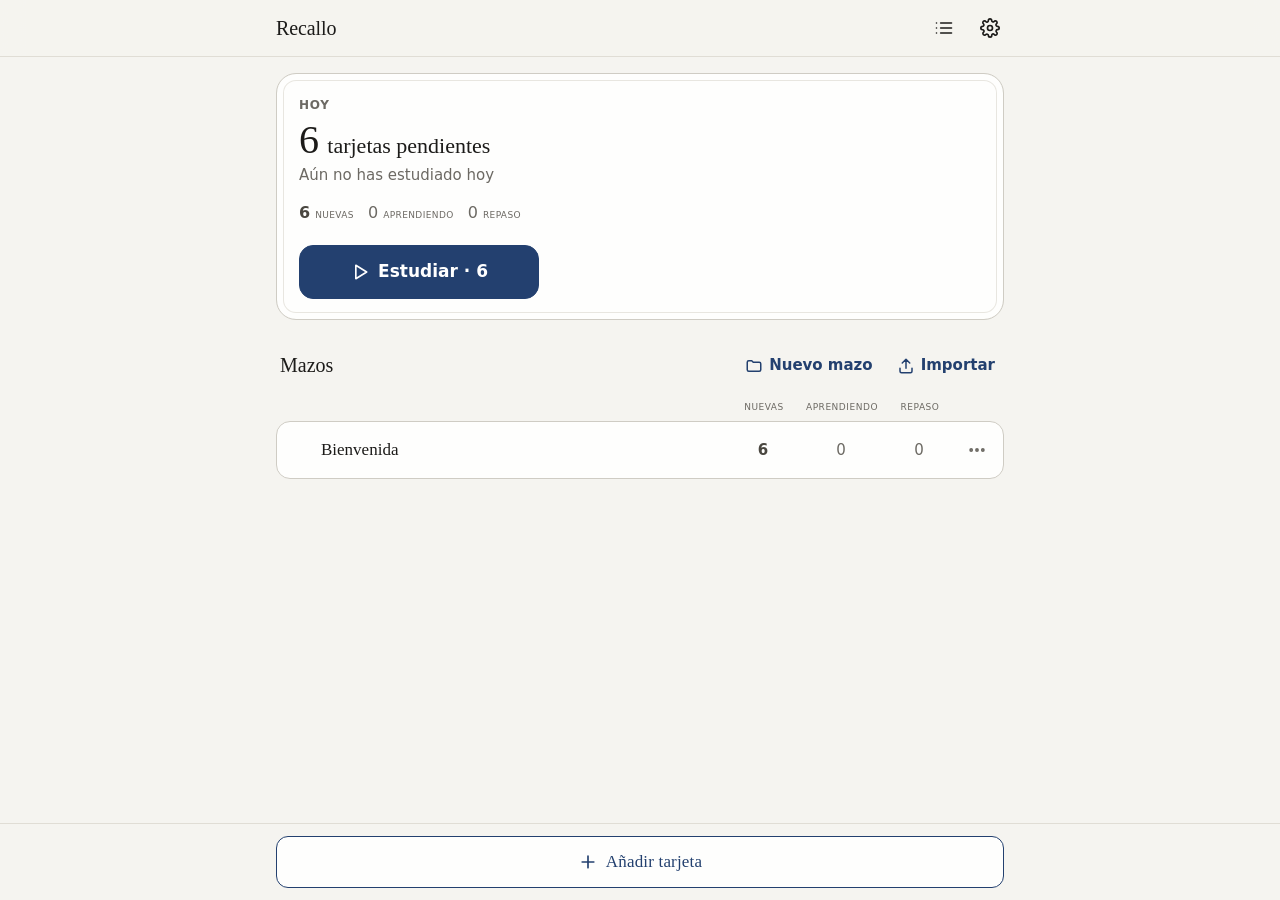
<file: index.html>
<!doctype html>
<html lang="es">
<head>
  <meta charset="utf-8">
  <meta name="viewport" content="width=device-width, initial-scale=1, viewport-fit=cover">
  <meta name="theme-color" content="#23406f">
  <meta name="description" content="Tarjetas de estudio con repaso espaciado, compatibles con Anki.">
  <meta name="apple-mobile-web-app-capable" content="yes">
  <meta name="apple-mobile-web-app-status-bar-style" content="default">
  <title>Recallo</title>
  <link rel="icon" href="icons/icon.svg" type="image/svg+xml">
  <link rel="stylesheet" href="css/app.css">
  <link rel="stylesheet" href="css/harden.css">
  <link rel="stylesheet" href="css/adapt.css">
  <link rel="stylesheet" href="css/a11y.css">
  <link rel="stylesheet" href="css/delight.css">
  <link rel="stylesheet" href="css/onboard.css">
  <link rel="stylesheet" href="css/polish.css">
  <link rel="stylesheet" href="css/home.css">
  <link rel="stylesheet" href="css/editor.css">
  <link rel="stylesheet" href="css/browse.css">
  <link rel="stylesheet" href="css/settings.css">
</head>
<body>
  <header class="topbar">
    <div class="topbar-inner">
      <button class="icon-btn" id="hdr-back" aria-label="Volver" hidden></button>
      <h1 id="hdr-title">Recallo</h1>
      <div class="topbar-actions" id="hdr-actions"></div>
    </div>
  </header>

  <main id="view" tabindex="-1"></main>

  <div id="toast" role="status" aria-live="polite"></div>
  <div id="busy" hidden><div class="busy-box" tabindex="-1" role="status" aria-live="polite"><div class="spinner" aria-hidden="true"></div><p id="busy-msg">Cargando…</p></div></div>
  <dialog id="modal"></dialog>

  <script src="js/config.js"></script>
  <script src="js/core/util.js"></script>
  <script src="js/core/db.js"></script>
  <script src="js/core/scheduler.js"></script>
  <script src="js/core/cards.js"></script>
  <script src="js/core/store.js"></script>
  <script src="js/core/anki.js"></script>
  <script src="js/ui/ui.js"></script>
  <script src="js/ui/home.js"></script>
  <script src="js/ui/study.js"></script>
  <script src="js/ui/editor.js"></script>
  <script src="js/ui/browse.js"></script>
  <script src="js/ui/settings.js"></script>
  <script src="js/app.js"></script>
</body>
</html>
</file>
<file: css/app.css>
/* ============ Tokens ============ */
:root {
  --bg: #f5f4f0;
  --surface: #ffffff;
  --surface-2: #eeece6;
  --text: #1c1b19;
  --muted: #6c6963;
  --border: #e0ddd5;
  --accent: #23406f;
  --accent-hover: #1a3157;
  --accent-ink: #ffffff;
  --accent-soft: #e5eaf2;
  --new: #4a4740;
  --learn: #9a4a1f;
  --due: #2f5d46;
  --again: #8a2f2a;
  --hard: #7d5f17;
  --good: #2f5d46;
  --easy: #4a5a6a;
  --danger: #8a2f2a;
  --danger-ink: #ffffff;
  --paper: color-mix(in srgb, var(--surface) 97%, #e9dcc0);
  --hairline: color-mix(in srgb, var(--border) 85%, var(--muted));
  --radius: 14px;
  --radius-lg: 20px;
  --shadow: 0 1px 2px rgba(28, 27, 25, .05), 0 6px 20px rgba(28, 27, 25, .06);
  --font: system-ui, -apple-system, "Segoe UI", Roboto, "Helvetica Neue", sans-serif;
  --card-font: Georgia, "Iowan Old Style", "Palatino Linotype", serif;
  --bar-h: 76px;
  color-scheme: light;
}

@media (prefers-color-scheme: dark) {
  :root:not([data-theme="light"]) {
    --bg: #141413;
    --surface: #1e1e1c;
    --surface-2: #2a2a27;
    --text: #ecebe6;
    --muted: #9b988f;
    --border: #34332f;
    --accent: #8eaedf;
    --accent-hover: #a8c1ea;
    --accent-ink: #0f1a2e;
    --accent-soft: #1f2a3d;
    --new: #c2bdb2;
    --learn: #dc9a6e;
    --due: #8fbf9f;
    --again: #d98b80;
    --hard: #cfae6a;
    --good: #8fbf9f;
    --easy: #a3b1c0;
    --danger: #e08f84;
    --danger-ink: #1f0d0c;
    --shadow: 0 1px 2px rgba(0, 0, 0, .3), 0 6px 20px rgba(0, 0, 0, .25);
    color-scheme: dark;
  }
}
:root[data-theme="dark"] {
  --bg: #141413;
  --surface: #1e1e1c;
  --surface-2: #2a2a27;
  --text: #ecebe6;
  --muted: #9b988f;
  --border: #34332f;
  --accent: #8eaedf;
  --accent-hover: #a8c1ea;
  --accent-ink: #0f1a2e;
  --accent-soft: #1f2a3d;
  --new: #c2bdb2;
  --learn: #dc9a6e;
  --due: #8fbf9f;
  --again: #d98b80;
  --hard: #cfae6a;
  --good: #8fbf9f;
  --easy: #a3b1c0;
  --danger: #e08f84;
  --danger-ink: #1f0d0c;
  --shadow: 0 1px 2px rgba(0, 0, 0, .3), 0 6px 20px rgba(0, 0, 0, .25);
  color-scheme: dark;
}

/* ============ Base ============ */
*, *::before, *::after { box-sizing: border-box; }
html { -webkit-text-size-adjust: 100%; }
body {
  margin: 0;
  background: var(--bg);
  color: var(--text);
  font: 16px/1.5 var(--font);
  min-height: 100dvh;
  -webkit-tap-highlight-color: transparent;
}
a { color: var(--accent); text-decoration: none; }
h1, h2, h3 { margin: 0; line-height: 1.25; }
p { margin: 0; }
svg { width: 20px; height: 20px; fill: none; stroke: currentColor; stroke-width: 2; stroke-linecap: round; stroke-linejoin: round; flex: none; }
:focus-visible { outline: 2px solid var(--accent); outline-offset: 2px; }
[hidden] { display: none !important; }
.muted { color: var(--muted); }
.small { font-size: .875rem; }
.eyebrow { font-size: .75rem; font-weight: 600; letter-spacing: .06em; text-transform: uppercase; color: var(--muted); }

main {
  max-width: 760px;
  margin: 0 auto;
  padding: 16px 16px calc(var(--bar-h) + 32px + env(safe-area-inset-bottom));
}
main:focus { outline: none; }

/* ============ Cabecera ============ */
.topbar {
  position: sticky; top: 0; z-index: 20;
  background: color-mix(in srgb, var(--bg) 88%, transparent);
  backdrop-filter: saturate(1.4) blur(12px);
  -webkit-backdrop-filter: saturate(1.4) blur(12px);
  border-bottom: 1px solid var(--border);
  padding-top: env(safe-area-inset-top);
}
.topbar-inner {
  max-width: 760px; margin: 0 auto; height: 56px;
  display: flex; align-items: center; gap: 4px; padding: 0 8px 0 16px;
}
.topbar-inner:has(#hdr-back:not([hidden])) { padding-left: 4px; }
#hdr-title { flex: 1; min-width: 0; font-family: var(--card-font); font-size: 1.25rem; font-weight: 500; letter-spacing: -.005em; white-space: nowrap; overflow: hidden; text-overflow: ellipsis; }
.topbar-actions { display: flex; gap: 2px; }

.icon-btn {
  width: 44px; height: 44px; border-radius: 12px;
  display: inline-grid; place-items: center;
  background: none; border: 0; color: var(--text); cursor: pointer;
}
.icon-btn:hover { background: var(--surface-2); }
.icon-btn:disabled { opacity: .35; cursor: default; background: none; }

/* ============ Botones ============ */
.btn {
  display: inline-flex; align-items: center; justify-content: center; gap: 8px;
  min-height: 44px; padding: 0 16px; border-radius: 12px;
  border: 1px solid var(--border); background: var(--surface); color: var(--text);
  font: inherit; font-weight: 600; font-size: .9375rem; cursor: pointer;
  transition: background .15s, border-color .15s, transform .1s;
}
.btn:hover { background: var(--surface-2); }
.btn:active { transform: scale(.98); }
.btn-primary { background: var(--accent); border-color: var(--accent); color: var(--accent-ink); }
.btn-primary:hover { background: var(--accent-hover); border-color: var(--accent-hover); }
.btn-danger { background: var(--danger); border-color: var(--danger); color: var(--danger-ink); }
.btn-danger:hover { background: var(--danger); filter: brightness(.95); }
.btn-danger-ghost { color: var(--danger); }
.btn-lg { min-height: 54px; font-size: 1.0625rem; border-radius: 14px; }
.btn-block { width: 100%; }
.btn-col { display: grid; gap: 8px; margin: 12px 0; }
.btn-col .btn { justify-content: flex-start; }

/* ============ Contadores ============ */
.counts { display: inline-flex; gap: 10px; font-variant-numeric: tabular-nums; font-weight: 650; font-size: .9375rem; }
.counts > span { min-width: 1.4em; text-align: right; }
.c-new { color: var(--new); }
.c-learn { color: var(--learn); }
.c-due { color: var(--due); }
.counts .zero { color: var(--muted); opacity: .45; font-weight: 500; }
.counts .active { text-decoration: underline; text-underline-offset: 4px; text-decoration-thickness: 2px; }

/* ============ Inicio ============ */
.summary {
  display: flex; align-items: center; justify-content: space-between; gap: 16px;
  background: var(--surface); border: 1px solid var(--border); border-radius: var(--radius-lg);
  padding: 20px; box-shadow: var(--shadow); margin-bottom: 24px;
}
.summary-main { font-size: 1.375rem; font-weight: 600; margin: 2px 0; }
.summary-main strong { font-size: 1.75rem; }
.summary .counts { font-size: 1.125rem; }

.list-head { display: flex; align-items: baseline; justify-content: space-between; gap: 12px; margin: 8px 4px 10px; flex-wrap: wrap; }
.list-head h2 { font-family: var(--card-font); font-size: 1.25rem; font-weight: 500; }
.legend { display: inline-flex; align-items: center; gap: 6px; font-size: .75rem; color: var(--muted); }
.legend i { width: 8px; height: 8px; border-radius: 50%; background: currentColor; display: inline-block; margin-left: 6px; }

.deck-list { list-style: none; margin: 0 0 24px; padding: 0; background: var(--surface); border: 1px solid var(--border); border-radius: var(--radius); overflow: hidden; }
.deck-row { display: flex; align-items: center; border-top: 1px solid var(--border); }
.deck-row:first-child { border-top: 0; }
.deck-link {
  flex: 1; min-width: 0; display: flex; align-items: center; gap: 12px;
  padding: 14px 8px 14px calc(16px + var(--depth, 0) * 20px); color: var(--text); min-height: 56px;
}
.deck-link:hover { background: var(--surface-2); }
.deck-name { flex: 1; min-width: 0; font-weight: 550; overflow: hidden; text-overflow: ellipsis; white-space: nowrap; }
.deck-row[style*="--depth:1"] .deck-name, .deck-row[style*="--depth:2"] .deck-name, .deck-row[style*="--depth:3"] .deck-name { font-weight: 450; }
.deck-more { margin-right: 4px; color: var(--muted); }

.empty { text-align: center; padding: 48px 16px; color: var(--muted); display: grid; justify-items: center; gap: 8px; }
.empty svg { width: 44px; height: 44px; stroke-width: 1.5; margin-bottom: 4px; }
.empty h2 { color: var(--text); font-size: 1.125rem; }
.empty .btn { margin-top: 12px; }
.empty.small { padding: 24px 16px; }

.bottom-bar {
  position: fixed; left: 0; right: 0; bottom: 0; z-index: 15;
  background: color-mix(in srgb, var(--bg) 90%, transparent);
  backdrop-filter: blur(12px); -webkit-backdrop-filter: blur(12px);
  border-top: 1px solid var(--border);
  padding: 12px 16px calc(12px + env(safe-area-inset-bottom));
}
.bottom-bar-inner { max-width: 728px; margin: 0 auto; display: grid; grid-template-columns: 1fr 1fr 1.2fr; gap: 8px; }
.bottom-bar .btn { padding: 0 10px; white-space: nowrap; }
@media (max-width: 400px) {
  .bottom-bar-inner { grid-template-columns: auto auto 1fr; }
  .bottom-bar .btn { font-size: .875rem; gap: 6px; }
}

/* ============ Mazo ============ */
.deck-hero {
  background: var(--surface); border: 1px solid var(--border); border-radius: var(--radius-lg);
  padding: 24px 20px 20px; box-shadow: var(--shadow); text-align: center; margin-bottom: 16px;
}
.deck-title { font-size: 1.5rem; margin: 4px 0 20px; overflow-wrap: anywhere; }
.stat-row { display: grid; grid-template-columns: repeat(3, 1fr); gap: 8px; margin-bottom: 20px; }
.stat { display: grid; gap: 2px; }
.stat-num { font-size: 2rem; font-weight: 700; font-variant-numeric: tabular-nums; line-height: 1.1; }
.stat-label { font-size: .8125rem; color: var(--muted); }
.done-msg { padding: 14px; border-radius: 12px; background: var(--surface-2); color: var(--muted); }

.action-grid { display: grid; grid-template-columns: 1fr 1fr; gap: 10px; margin-bottom: 24px; }
.tile {
  display: flex; align-items: center; gap: 10px; padding: 16px; min-height: 60px;
  background: var(--surface); border: 1px solid var(--border); border-radius: var(--radius);
  color: var(--text); font-weight: 600;
}
.tile:hover { background: var(--surface-2); }
.tile svg { color: var(--accent); }
.tile small { color: var(--muted); font-weight: 500; margin-left: 4px; }

/* ============ Estudio ============ */
.study { display: flex; flex-direction: column; min-height: calc(100dvh - 56px - var(--bar-h) - 64px); }
.study-top { display: flex; justify-content: center; margin-bottom: 12px; }
.card-stage { flex: 1; display: flex; }
.flashcard {
  flex: 1; display: flex; align-items: center; justify-content: center;
  min-height: 46vh; padding: 32px 24px;
  background: var(--surface); border: 1px solid var(--border); border-radius: 22px; box-shadow: var(--shadow);
  font-family: var(--card-font); font-size: 1.375rem; line-height: 1.5; text-align: center;
  overflow-wrap: anywhere;
}
.flashcard .face { width: 100%; max-width: 620px; animation: fade-up .22s ease-out; }
.flashcard.revealed .face { animation: none; }
.flashcard img { max-width: 100%; height: auto; border-radius: 8px; }
.flashcard audio { width: 100%; max-width: 320px; margin: 8px 0; }
.flashcard hr, .flashcard .answer-sep { border: 0; border-top: 1px dashed var(--border); margin: 22px 0; }
.flashcard .answer-sep ~ * , .flashcard .answer-sep + * { animation: fade-up .22s ease-out; }
.flashcard .extra { font-size: 1.0625rem; color: var(--muted); }
.flashcard ul, .flashcard ol { text-align: left; display: inline-block; margin: 0; }
.flashcard table { margin: 0 auto; border-collapse: collapse; }
.flashcard td, .flashcard th { border: 1px solid var(--border); padding: 4px 8px; }
.cloze { color: var(--accent); }
.flashcard.done { font-family: var(--font); font-size: 1.0625rem; color: var(--muted); }

@keyframes fade-up { from { opacity: 0; transform: translateY(6px); } to { opacity: 1; transform: none; } }
@media (prefers-reduced-motion: reduce) { * { animation: none !important; transition: none !important; } }

.answer-bar {
  position: fixed; left: 0; right: 0; bottom: 0; z-index: 15;
  background: color-mix(in srgb, var(--bg) 92%, transparent);
  backdrop-filter: blur(12px); -webkit-backdrop-filter: blur(12px);
  border-top: 1px solid var(--border);
  padding: 12px 16px calc(12px + env(safe-area-inset-bottom));
}
.answer-bar-inner { max-width: 728px; margin: 0 auto; }
.rate-grid { display: grid; grid-template-columns: repeat(4, 1fr); gap: 8px; }
.rate {
  display: grid; gap: 1px; justify-items: center; padding: 8px 4px; min-height: 54px;
  border-radius: 14px; border: 1px solid transparent; cursor: pointer; font: inherit;
  background: color-mix(in srgb, var(--c) 12%, var(--surface)); color: var(--c);
  transition: background .15s, transform .1s;
}
.rate:hover { background: color-mix(in srgb, var(--c) 20%, var(--surface)); }
.rate:active { transform: scale(.97); }
.rate-1 { --c: var(--again); }
.rate-2 { --c: var(--hard); }
.rate-3 { --c: var(--good); }
.rate-4 { --c: var(--easy); }
.rate-ivl { font-size: .75rem; opacity: .85; font-variant-numeric: tabular-nums; }
.rate-label { font-weight: 650; font-size: .9375rem; color: var(--text); }

/* ============ Editor ============ */
.editor { display: grid; gap: 16px; }
.row2 { display: grid; grid-template-columns: 1fr 1fr; gap: 12px; }
.field { display: grid; gap: 6px; }
.field > span, .field-head > span { font-size: .8125rem; font-weight: 600; color: var(--muted); }
.field-head { display: flex; align-items: flex-end; justify-content: space-between; gap: 8px; }
input, select, .rich {
  width: 100%; font: inherit; color: var(--text);
  background: var(--surface); border: 1px solid var(--border); border-radius: 12px;
  padding: 10px 12px; min-height: 44px;
}
input::placeholder, textarea::placeholder { color: var(--muted); opacity: 1; } /* ≥4,5:1 en claro y oscuro */
select { appearance: none; background-image: linear-gradient(45deg, transparent 50%, var(--muted) 50%), linear-gradient(135deg, var(--muted) 50%, transparent 50%); background-position: calc(100% - 18px) 55%, calc(100% - 13px) 55%; background-size: 5px 5px; background-repeat: no-repeat; padding-right: 32px; }
input:focus, select:focus, .rich:focus { outline: none; border-color: var(--accent); box-shadow: 0 0 0 3px var(--accent-soft); }
.rich { min-height: 96px; line-height: 1.5; overflow-wrap: anywhere; cursor: text; }
.rich img { max-width: 100%; max-height: 260px; border-radius: 6px; vertical-align: middle; }
.toolbar { display: flex; gap: 2px; }
.toolbar button {
  min-width: 36px; height: 32px; padding: 0 8px; border-radius: 8px;
  border: 0; background: none; color: var(--muted); cursor: pointer; font: inherit; font-size: .9375rem;
  display: inline-grid; place-items: center;
}
.toolbar button:hover { background: var(--surface-2); color: var(--text); }
.toolbar svg { width: 18px; height: 18px; }
.toolbar .cloze-btn { color: var(--accent); font-weight: 700; background: var(--accent-soft); }
.hint { font-size: .875rem; color: var(--muted); margin-top: -6px; }
.editor-actions { display: flex; gap: 8px; justify-content: flex-end; flex-wrap: wrap; }
.editor-actions .btn-primary { min-width: 160px; }
.editor-actions .btn-danger-ghost { margin-right: auto; }

/* ============ Explorar ============ */
.search-box { position: sticky; top: calc(56px + env(safe-area-inset-top)); z-index: 5; background: var(--bg); padding: 4px 0 8px; }
.search-box input { min-height: 48px; }
.browse > .muted { margin: 4px 4px 10px; }
.note-list { list-style: none; margin: 0 0 16px; padding: 0; background: var(--surface); border: 1px solid var(--border); border-radius: var(--radius); overflow: hidden; }
.note-list li + li { border-top: 1px solid var(--border); }
.note-row { display: grid; gap: 4px; padding: 12px 16px; color: var(--text); }
.note-row:hover { background: var(--surface-2); }
.note-title { font-weight: 500; overflow-wrap: anywhere; }
.note-meta { display: flex; flex-wrap: wrap; align-items: center; gap: 6px; font-size: .8125rem; color: var(--muted); }
.tag { padding: 1px 8px; border-radius: 999px; font-weight: 600; font-size: .75rem; background: var(--surface-2); }
.tag-new { color: var(--new); background: color-mix(in srgb, var(--new) 12%, transparent); }
.tag-learn { color: var(--learn); background: color-mix(in srgb, var(--learn) 12%, transparent); }
.tag-due { color: var(--due); background: color-mix(in srgb, var(--due) 12%, transparent); }
.tag-muted { color: var(--muted); }

/* ============ Ajustes ============ */
.settings { display: grid; gap: 16px; }
.panel { background: var(--surface); border: 1px solid var(--border); border-radius: var(--radius); padding: 8px 16px 12px; }
.panel h2 { font-size: .8125rem; text-transform: uppercase; letter-spacing: .06em; color: var(--muted); margin: 10px 0 4px; }
.setting { display: flex; align-items: center; justify-content: space-between; gap: 16px; padding: 12px 0; border-top: 1px solid var(--border); }
.panel h2 + .setting { border-top: 0; }
.setting > span { display: grid; font-weight: 500; }
.setting small { color: var(--muted); font-weight: 400; font-size: .8125rem; }
.setting input { width: 120px; flex: none; text-align: right; }
.segmented { display: inline-flex; background: var(--surface-2); padding: 3px; border-radius: 12px; }
.segmented label { position: relative; }
.segmented input { position: absolute; opacity: 0; width: 1px; height: 1px; }
.segmented span { display: block; padding: 6px 12px; border-radius: 9px; font-size: .875rem; font-weight: 600; color: var(--muted); cursor: pointer; }
.segmented input:checked + span { background: var(--surface); color: var(--text); box-shadow: 0 1px 3px rgba(0,0,0,.12); }
.segmented input:focus-visible + span { outline: 2px solid var(--accent); }
.about { text-align: center; }

/* ============ Diálogos ============ */
dialog {
  border: 0; padding: 0; background: transparent; color: var(--text);
  width: min(440px, calc(100vw - 32px)); max-height: calc(100dvh - 32px);
}
dialog::backdrop { background: rgba(10, 10, 8, .45); }
.modal { background: var(--surface); border-radius: var(--radius-lg); padding: 22px 20px 16px; box-shadow: 0 20px 60px rgba(0,0,0,.3); animation: fade-up .18s ease-out; }
.modal h2 { font-size: 1.1875rem; margin-bottom: 12px; }
.modal-body { display: grid; gap: 14px; color: var(--text); }
.modal-body p { color: var(--muted); }
.modal-actions { display: flex; flex-direction: row-reverse; gap: 8px; margin-top: 20px; }
.modal-actions .btn { flex: 1; }
.check { display: flex; gap: 12px; align-items: flex-start; cursor: pointer; }
.check input { width: 20px; height: 20px; min-height: 0; margin: 2px 0 0; accent-color: var(--accent); flex: none; }
.check span { display: grid; font-weight: 500; }
.check small { color: var(--muted); font-weight: 400; }
.file-pill { display: flex; align-items: center; gap: 10px; padding: 10px 12px; border-radius: 12px; background: var(--surface-2); color: var(--text) !important; }
.file-pill span { flex: 1; min-width: 0; overflow: hidden; text-overflow: ellipsis; white-space: nowrap; font-weight: 600; }
.file-pill small { color: var(--muted); }
.summary-list { margin: 0; padding-left: 20px; display: grid; gap: 4px; }
.sheet h2 { font-size: 1rem; color: var(--muted); font-weight: 600; overflow-wrap: anywhere; }
.sheet-list { display: grid; }
.sheet-item {
  display: flex; align-items: center; gap: 14px; padding: 0 8px; min-height: 50px; border-radius: 10px;
  border: 0; background: none; color: var(--text); font: inherit; font-weight: 500; text-align: left; cursor: pointer;
}
.sheet-item:hover { background: var(--surface-2); }
.sheet-item svg { color: var(--muted); }
.sheet-item.danger, .sheet-item.danger svg { color: var(--danger); }

@media (max-width: 560px) {
  dialog:has(.sheet) { margin: auto 0 0; width: 100vw; max-width: 100vw; }
  .sheet { border-radius: 20px 20px 0 0; padding-bottom: calc(16px + env(safe-area-inset-bottom)); }
}

/* ============ Avisos y carga ============ */
#toast {
  position: fixed; left: 50%; bottom: calc(var(--bar-h) + 28px + env(safe-area-inset-bottom)); z-index: 50;
  transform: translate(-50%, 20px); opacity: 0; pointer-events: none;
  background: var(--text); color: var(--bg); padding: 10px 16px; border-radius: 12px;
  font-weight: 500; font-size: .9375rem; max-width: calc(100vw - 32px); text-align: center;
  transition: opacity .2s, transform .2s;
}
#toast.show { opacity: 1; transform: translate(-50%, 0); }
#busy { position: fixed; inset: 0; z-index: 60; background: rgba(10, 10, 8, .4); display: grid; place-items: center; }
.busy-box { background: var(--surface); padding: 24px 28px; border-radius: 16px; display: grid; justify-items: center; gap: 12px; box-shadow: var(--shadow); }
.spinner { width: 32px; height: 32px; border-radius: 50%; border: 3px solid var(--surface-2); border-top-color: var(--accent); animation: spin .8s linear infinite; }
@keyframes spin { to { transform: rotate(360deg); } }

/* ============ Responsive ============ */
@media (max-width: 480px) {
  .summary { flex-direction: column; align-items: flex-start; }
  .row2 { grid-template-columns: 1fr; }
  .flashcard { font-size: 1.25rem; padding: 24px 18px; }
  .setting input { width: 96px; }
  .legend { display: none; }
  .kbd-hint { display: none; }
}
@media (hover: none) { .kbd-hint { display: none; } }
</file>
<file: css/harden.css>
﻿/* Estilos de la mejora «harden» de la pantalla de estudio (se carga después de app.css). */

/* Interruptor de ajustes (p. ej. «Posponer tarjetas hermanas»). */
.setting.setting-switch > span { flex: 1 1 auto; min-width: 0; }
.setting input[type="checkbox"][role="switch"] {
  appearance: none; -webkit-appearance: none;
  flex: none; width: 44px; height: 26px; min-height: 0; margin: 0; padding: 0; box-sizing: border-box;
  border-radius: 999px; border: 1px solid color-mix(in srgb, var(--muted) 55%, var(--border));
  background: var(--surface-2, var(--border)); position: relative; cursor: pointer; box-shadow: none;
  transition: background-color .2s ease, border-color .2s ease;
}
.setting input[type="checkbox"][role="switch"]::before {
  content: ""; position: absolute; top: 2px; left: 2px; width: 20px; height: 20px;
  border-radius: 50%; background: var(--muted); box-shadow: 0 1px 2px rgba(0, 0, 0, .2);
  transition: transform .2s ease;
}
.setting input[type="checkbox"][role="switch"]:checked { background: var(--accent); border-color: var(--accent); }
.setting input[type="checkbox"][role="switch"]:checked::before { transform: translateX(18px); background: var(--accent-ink); }
.setting input[type="checkbox"][role="switch"]:focus { box-shadow: none; }
.setting input[type="checkbox"][role="switch"]:focus-visible { outline: 2px solid var(--accent); outline-offset: 2px; }
@media (prefers-reduced-motion: reduce) {
  .setting input[type="checkbox"][role="switch"],
  .setting input[type="checkbox"][role="switch"]::before { transition: none; }
}

/* Arranque: estado de carga y mensajes cuando el almacenamiento no responde. */
.boot-state { min-height: 50vh; align-content: center; }
.boot-state .spinner { margin-bottom: 8px; }
.boot-state p { max-width: 36ch; }

/* Altura de la pantalla de estudio sin scroll de sobra: la suma exacta es
   cabecera (56 + borde ≈ 57) + relleno superior de main (16) + .study + relleno inferior
   (barra + 16 + área segura) = 100dvh. Así una tarjeta que cabe no hace
   desplazarse la página; el aire vertical lo da el centrado, no el relleno. */
main:has(> .study) { padding-bottom: calc(var(--bar-h) + 16px + env(safe-area-inset-bottom)); }
.study { min-height: calc(100dvh - 57px - 16px - var(--bar-h) - 16px - env(safe-area-inset-bottom)); }
@media (min-width: 768px) {
  .study .card-stage { padding-block: 8px; }
}
</file>
<file: css/adapt.css>
﻿/* Estilos de la mejora «adapt» de la pantalla de estudio (se carga después de app.css). */

/* Altura real de la barra fija (12 + botón de valoración ~58 + 12 + borde),
   sin el área segura, que app.css ya suma aparte en main y en el toast.
   Es el valor de partida: study.js (scrollToAnswer) lo ajusta midiendo la barra. */
:root { --bar-h: 84px; }

/* Barra de respuesta del estudio opaca: el texto largo no se transparenta tras
   los botones de valoración. Solo la del estudio (la .bottom-bar de inicio no cambia). */
.answer-bar:has(#st-bar) {
  background: var(--bg);
  backdrop-filter: none;
  -webkit-backdrop-filter: none;
  border-top: 1px solid var(--border);
}

/* Al revelar, la respuesta queda bajo la cabecera fija y nunca tras la barra. */
.flashcard .answer-sep,
.flashcard .cloze {
  scroll-margin-top: calc(56px + env(safe-area-inset-top) + 16px);
  scroll-margin-bottom: calc(var(--bar-h) + env(safe-area-inset-bottom) + 16px);
}
.flashcard .answer-sep ~ * {
  scroll-margin-bottom: calc(var(--bar-h) + env(safe-area-inset-bottom) + 16px);
}

/* Indicio de desbordamiento: solo cuando study.js (updateOverflow) marca la
   tarjeta con .is-overflowing porque su contenido sigue bajo la barra. Es un
   elemento sticky pegado al borde inferior visible; al llegar al final de la
   tarjeta reposa en su relleno inferior (mismo papel, sin tapar el filete a
   7-8px del borde), así que entonces no se ve. No capta toques. */
.flashcard.is-overflowing { flex-wrap: wrap; align-content: flex-start; padding-bottom: 44px; }
.flashcard.is-overflowing::after {
  content: '';
  flex: 0 0 100%;
  height: 28px;
  margin-bottom: -28px;
  position: sticky;
  /* Justo encima de la barra opaca: altura medida por study.js (updateOverflow). */
  bottom: var(--answer-bar-live, calc(var(--bar-h) + env(safe-area-inset-bottom)));
  z-index: 1;
  pointer-events: none;
  /* De papel transparente a papel opaco (no desde negro transparente). */
  background: linear-gradient(to bottom, rgb(from var(--paper, var(--surface)) r g b / 0), var(--paper, var(--surface)));
}

/* Texto largo: medida cómoda de 60ch (.face-long, igual antes y después de
   revelar) y alineación decidida por partes (clases de study.js):
   .q-long  → la pregunta (o el cloze) es larga: toda la cara a la izquierda.
   .a-long  → la respuesta revelada es larga: a la izquierda, pero el eco de
              la pregunta breve (.echo-q) y la señal de dirección siguen centrados. */
.flashcard .face.face-long {
  max-width: min(60ch, 620px);
  text-wrap: pretty;
}
.flashcard .face.q-long,
.flashcard .face.a-long { text-align: left; }
.flashcard .face.a-long:not(.q-long) :is(.echo-q, .card-dir) { text-align: center; }
.flashcard .face.face-long :is(ul, ol) { display: block; padding-left: 1.25em; }
.flashcard .face.face-long :is(img, table, audio) { margin-inline: auto; display: block; }
@media (max-width: 480px) {
  .flashcard .face.face-long { font-size: 1.125rem; line-height: 1.6; }
}
</file>
<file: css/a11y.css>
﻿/* Estilos de la mejora «a11y» de la pantalla de estudio (se carga después de app.css). */

/* Utilidad: oculto a la vista, legible para lectores de pantalla. */
.visually-hidden {
  position: absolute !important;
  width: 1px; height: 1px;
  margin: -1px; padding: 0; border: 0;
  overflow: hidden; clip: rect(0 0 0 0); clip-path: inset(50%);
  white-space: nowrap;
}

/* Contadores a cero: se atenúan con el gris editorial (--muted, sin opacidad)
   y un peso más ligero; así mantienen ≥4.5:1 en claro y oscuro. */
.counts .zero { color: var(--muted); opacity: 1; font-weight: 400; }

/* Separador pregunta/respuesta: visible como divisor (≥3:1 sobre la tarjeta)
   sin perder la calma; trazo discontinuo, tono mezclado con la superficie. */
.flashcard hr,
.flashcard .answer-sep { border-top-color: color-mix(in srgb, var(--muted) 75%, var(--surface)); }

/* Contadores con etiqueta visible (pantalla de estudio): cifra en su color,
   palabra pequeña en versalitas sans y gris editorial (≥4.5:1 en ambos temas). */
.counts-labeled { gap: 14px; align-items: baseline; }
.counts-labeled > span { display: inline-flex; align-items: baseline; gap: 5px; min-width: 0; text-align: left; }
.counts-labeled .count-label {
  font-family: var(--font); font-size: .8125rem; font-weight: 500;
  font-variant-caps: all-small-caps; letter-spacing: .03em; color: var(--muted);
}
/* El subrayado de la cola actual marca solo la cifra, no la palabra. */
.counts-labeled .active { text-decoration: none; }
.counts-labeled .active .count-n { text-decoration: underline; text-underline-offset: 4px; text-decoration-thickness: 2px; }

/* Inicio y filas de mazos: mismas etiquetas que en el estudio. En filas estrechas
   (<480px) solo cifras, porque la tarjeta «Hoy» de arriba ya las nombra en el mismo orden. */
.summary .counts-labeled { flex-wrap: wrap; justify-content: flex-end; row-gap: 4px; }
@media (max-width: 479px) {
  .deck-row .count-label { display: none; }
  .deck-row .counts-labeled { gap: 10px; }
  .summary .counts-labeled { justify-content: flex-start; }
}
</file>
<file: css/delight.css>
﻿/* Estilos de la mejora «delight» de la pantalla de estudio (se carga después de app.css). */

/* ---------- Superficie de papel ----------
   Papel ligeramente cálido y un filete interior de 1px a 7px del borde,
   como la línea impresa de una ficha. Sin degradados ni vidrio. */
.flashcard {
  --paper: color-mix(in srgb, var(--surface) 97%, #e9dcc0);
  --rule: color-mix(in srgb, var(--border) 70%, transparent);
  background: var(--paper);
  box-shadow:
    inset 0 0 0 7px var(--paper),
    inset 0 0 0 8px var(--rule),
    var(--shadow);
  -webkit-tap-highlight-color: transparent;
  transition: border-color .2s ease-out, box-shadow .2s ease-out;
}

/* Tarjeta sin revelar: se puede tocar o pulsar para ver la respuesta. */
.flashcard:not(.revealed):not(.done) { cursor: pointer; position: relative; }
@media (hover: hover) and (pointer: fine) {
  .flashcard:not(.revealed):not(.done):hover {
    border-color: color-mix(in srgb, var(--border) 75%, var(--text));
    box-shadow:
      inset 0 0 0 7px var(--paper),
      inset 0 0 0 8px var(--rule),
      0 1px 2px rgba(28, 27, 25, .06), 0 10px 28px rgba(28, 27, 25, .09);
  }
}
/* Pista discreta solo en pantallas táctiles (texto alternativo vacío: no se anuncia). */
@media (hover: none) and (pointer: coarse) {
  .flashcard.show-tap-hint:not(.revealed):not(.done)::before {
    content: "Toca la tarjeta" / "";
    position: absolute; left: 0; right: 0; bottom: 14px;
    font-family: var(--font); font-size: .75rem; letter-spacing: .02em;
    color: var(--muted); text-align: center; pointer-events: none;
    animation: recallo-hint .6s .9s ease-out both;
  }
}

/* ---------- Revelado: la respuesta «se entinta» ---------- */
.flashcard.revealed .answer-sep,
.flashcard.revealed .extra-sep {
  transform-origin: 50% 50%;
  animation: recallo-rule .32s cubic-bezier(.2, .7, .2, 1) both;
}
.flashcard.revealed .answer-sep ~ *,
.flashcard.revealed .extra-sep ~ * {
  animation: recallo-ink .3s .06s cubic-bezier(.2, .7, .2, 1) both;
}
/* Huecos: un trazo de rotulador en el tono de acento barre la palabra revelada. */
.flashcard.revealed .cloze {
  background-image: linear-gradient(var(--cloze-hl), var(--cloze-hl));
  background-repeat: no-repeat;
  background-position: 0 92%;
  background-size: 100% 44%;
  padding: 0 .08em; margin: 0 -.04em;
  border-radius: 2px;
  -webkit-box-decoration-break: clone; box-decoration-break: clone;
  --cloze-hl: color-mix(in srgb, var(--accent) 16%, transparent);
  font-weight: inherit; /* color + subrayado de rotulador bastan; sin negrita */
  animation: recallo-sweep .3s .08s cubic-bezier(.2, .7, .2, 1) both;
}

/* «Mostrar respuesta»: botón de tinta sobre papel, tranquilo pero claramente primario
   (la tarjeta ya se puede tocar). */
.answer-bar #btn-show {
  min-height: 52px;
  background: color-mix(in srgb, var(--surface) 97%, #e9dcc0);
  border: 1px solid var(--accent);
  color: var(--accent);
  font-family: var(--card-font); font-size: 1.0625rem; font-weight: 400; letter-spacing: .015em;
  box-shadow: 0 1px 0 color-mix(in srgb, var(--accent) 22%, transparent);
  transition: background-color .16s ease-out, transform .1s ease-out;
}
.answer-bar #btn-show:hover { background: var(--accent-soft); }
.answer-bar #btn-show:active { transform: translateY(1px); box-shadow: none; }

@keyframes recallo-ink {
  from { opacity: 0; transform: translateY(5px); filter: blur(1.5px); }
  to   { opacity: 1; transform: none; filter: none; }
}
@keyframes recallo-rule {
  from { transform: scaleX(0); opacity: .4; }
  to   { transform: scaleX(1); opacity: 1; }
}
@keyframes recallo-sweep { from { background-size: 0% 44%; } to { background-size: 100% 44%; } }
@keyframes recallo-hint { from { opacity: 0; } to { opacity: 1; } }

@media (prefers-reduced-motion: reduce) {
  .flashcard.revealed .answer-sep, .flashcard.revealed .extra-sep,
  .flashcard.revealed .answer-sep ~ *, .flashcard.revealed .extra-sep ~ *,
  .flashcard.revealed .cloze, .flashcard::before { animation: none; }
}

/* ---------- Botones de valoración ----------
   El intervalo es el protagonista (cifras tabulares, tinta del color de la valoración);
   la etiqueta, debajo y más pequeña. Contraste AA en claro y oscuro. */
.rate-grid { gap: 10px; }
.rate {
  position: relative;
  gap: 2px; align-content: center; padding: 9px 4px 8px; min-height: 58px;
  border: 1px solid color-mix(in srgb, var(--c) 18%, var(--surface));
  border-radius: 12px;
  background: color-mix(in srgb, var(--c) 8%, var(--surface));
  transition: background-color .16s ease-out, border-color .16s ease-out, transform .1s ease-out;
}
.rate:hover {
  background: color-mix(in srgb, var(--c) 14%, var(--surface));
  border-color: color-mix(in srgb, var(--c) 32%, var(--surface));
}
.rate-ivl {
  font-size: 1.0625rem; font-weight: 600; line-height: 1.2; opacity: 1;
  font-variant-numeric: tabular-nums lining-nums; letter-spacing: -.005em;
  color: color-mix(in srgb, var(--c) 85%, var(--text));
  white-space: nowrap;
}
.rate-label {
  font-size: .8125rem; font-weight: 550; line-height: 1.2; letter-spacing: .01em;
  color: color-mix(in srgb, var(--muted) 70%, var(--text));
}
/* Chips de teclado: solo con ratón/trackpad. */
.rate-key { display: none; }
@media (hover: hover) and (pointer: fine) {
  .rate-key {
    display: inline-grid; place-items: center;
    position: absolute; top: 6px; right: 7px;
    min-width: 1.25rem; height: 1.25rem; padding: 0 4px;
    font: 600 .6875rem/1 var(--font); font-variant-numeric: tabular-nums;
    color: color-mix(in srgb, var(--muted) 70%, var(--text));
    background: color-mix(in srgb, var(--surface) 70%, transparent);
    border: 1px solid color-mix(in srgb, var(--c) 22%, var(--border));
    border-bottom-width: 2px;
    border-radius: 5px;
  }
}
</file>
<file: css/onboard.css>
﻿/* Estilos de la mejora «onboard» de la pantalla de estudio (se carga después de app.css). */

/* ---------- Cabecera de sesión: contadores + línea de progreso ---------- */
.study-head {
  display: grid; gap: 10px; justify-items: center;
  width: 100%; max-width: 620px; margin: 0 auto 16px;
}
.study-head .study-top { margin-bottom: 0; }
.study-progress {
  width: 100%; height: 2px; border-radius: 2px; overflow: hidden;
  /* Pista algo más marcada que un separador, para que se lea como barra aun en 0. */
  background: color-mix(in srgb, var(--accent) 18%, var(--border));
}
.study-progress > span {
  display: block; height: 100%; background: var(--accent);
  transform: scaleX(0); transform-origin: left center;
  transition: transform .6s cubic-bezier(.16, 1, .3, 1);
}

/* ---------- Final de sesión: resumen editorial ---------- */
.flashcard.done { color: var(--text); }
.recap-face { display: grid; justify-items: center; gap: 0; }
.recap-title {
  font-family: var(--card-font); font-weight: 400; font-size: clamp(1.75rem, 1.4rem + 1.4vw, 2.25rem);
  line-height: 1.15; letter-spacing: -.01em; color: var(--text); margin: 0 0 10px; text-wrap: balance;
}
.recap-line { margin: 0; max-width: 38ch; color: var(--muted); font-size: 1rem; line-height: 1.55; text-wrap: pretty; }
.recap {
  display: grid; grid-template-columns: repeat(3, minmax(0, 1fr));
  width: 100%; max-width: 440px; margin: 28px 0 0; padding: 18px 0 0;
  border-top: 1px solid var(--border);
}
.recap > div { display: grid; gap: 4px; padding: 0 8px; }
.recap > div + div { border-left: 1px solid var(--border); }
.recap dt { order: 2; font-size: .8125rem; color: var(--muted); line-height: 1.3; }
.recap dd {
  order: 1; margin: 0; font-family: var(--card-font); font-size: 1.75rem; line-height: 1.1;
  font-variant-numeric: tabular-nums lining-nums; color: var(--text);
}
.recap dd small { font-size: .55em; color: var(--muted); margin-left: 1px; }
.recap-note { margin: 14px 0 0; font-size: .8125rem; color: var(--muted); font-variant-numeric: tabular-nums; text-wrap: balance; }
.recap-note + .recap-next { margin-top: 10px; }

/* En el resumen sobran contadores (0 0 0) y barra llena: la tarjeta ya lo dice todo.
   Con :has() se restaura sola en cuanto la tarjeta deja de ser .done (siguiente o deshacer). */
.study:has(> .card-stage > .flashcard.done) .study-head { display: none; }
.recap-next, .recap-wait { margin: 22px 0 0; font-size: .9375rem; color: var(--muted); }
.recap-next strong, .recap-wait strong { color: var(--text); font-weight: 600; }
.recap-countdown { font-variant-numeric: tabular-nums; }

.recap-actions { display: grid; grid-template-columns: 1fr 2fr; gap: 8px; }
.recap-actions .btn { justify-content: center; }

@media (max-width: 480px) {
  .recap { margin-top: 22px; }
  .recap dd { font-size: 1.5rem; }
  .recap > div { padding: 0 4px; }
}

/* Aviso de hermanas pospuestas: enlace discreto al ajuste, con explicación en el título. */
.recap-note a { color: inherit; text-decoration: underline dotted; text-underline-offset: .2em; }
.recap-note a:hover { color: var(--text); }

/* «¿Por qué se posponen?»: explicación desplegable dentro del resumen (visible en táctil y para lectores). */
.recap-why { margin: 6px 0 0; max-width: 46ch; text-align: center; font-family: var(--font); font-size: .8125rem; color: var(--muted); }
.recap-why summary { cursor: pointer; list-style: none; text-decoration: underline dotted; text-underline-offset: .2em; min-height: 32px; display: inline-flex; align-items: center; }
.recap-why summary::-webkit-details-marker { display: none; }
.recap-why[open] summary { color: var(--text); }
.recap-why p { margin: 4px 0 0; line-height: 1.5; }
.recap-why a { color: var(--accent); }
</file>
<file: css/polish.css>
﻿/* Estilos de la mejora «polish» de la pantalla de estudio (se carga después de app.css). */

/* --- Separador de «Extra» en cloze: mismo trazo que .answer-sep (sin ser destino del scroll) --- */
/* El trazo y color lo heredan de `.flashcard hr` (app.css + a11y.css); aquí solo se fija el ritmo. */
.flashcard .extra-sep { margin: 22px 0; }

/* --- Señal de dirección en tarjetas invertidas: discreta, sans, versalitas --- */
.flashcard .card-dir {
  margin: 0 0 14px;
  font-family: var(--font); font-size: .8125rem; font-weight: 500;
  font-variant-caps: all-small-caps; letter-spacing: .06em;
  color: var(--muted);
}

/* --- Proporción de la tarjeta: sin losas vacías en escritorio, llena en móvil --- */
@media (min-width: 768px) {
  .card-stage { align-items: center; padding-block: clamp(8px, 4vh, 40px); }
  .flashcard { min-height: min(46vh, 420px); padding: 40px 48px; }
}

/* Móvil: una pregunta corta no ocupa toda la pantalla; la tarjeta se lee como ficha,
   centrada en su espacio. Las respuestas largas siguen creciendo con normalidad. */
@media (max-width: 767px) {
  .study .card-stage { align-items: center; }
  .flashcard:not(.done) { flex: 1 1 auto; min-height: min(52vh, 440px); align-self: center; }
}

/* --- Listas y tablas dentro de la tarjeta --- */
.flashcard ul, .flashcard ol { padding-left: 1.4em; max-width: 100%; }
.flashcard li + li { margin-top: .25em; }
.flashcard table {
  display: block; width: max-content; max-width: 100%; overflow-x: auto;
  font-size: .875em; line-height: 1.4; font-variant-numeric: tabular-nums;
}
.flashcard td, .flashcard th { padding: 6px 12px; text-align: left; vertical-align: top; }
.flashcard th { font-family: var(--font); font-size: .875em; font-weight: 600; background: var(--surface-2); }

/* --- Jerarquía al revelar: la pregunta repetida baja a segundo plano, la respuesta manda --- */
.flashcard .echo-q {
  font-size: .8em; line-height: 1.4;
  color: var(--muted); /* opacidad completa: ≥4,5:1 sobre --surface en claro y oscuro */
  animation: none;
}

/* --- Hueco sin revelar: peso normal (como al revelarlo), se distingue por el acento y un subrayado punteado --- */
.flashcard:not(.revealed) .cloze {
  font-weight: inherit;
  letter-spacing: .02em;
  text-decoration: underline dotted;
  text-decoration-thickness: 1px;
  text-underline-offset: .22em;
}

/* Móvil: la ficha se centra ópticamente (algo por encima del centro geométrico). */
@media (max-width: 767px) {
  .flashcard:not(.done) { margin-bottom: 6vh; }
}

/* Hoja de atajos de teclado */
.shortcut-list { display: grid; gap: 6px; margin: 0; }
.shortcut-list > div { display: grid; grid-template-columns: 6.5rem 1fr; align-items: baseline; gap: 12px; }
.shortcut-list dt { margin: 0; }
.shortcut-list dd { margin: 0; color: var(--text); }
.shortcut-list kbd {
  font-family: var(--font); font-size: .8125rem; padding: 2px 8px; border-radius: 6px;
  border: 1px solid var(--border); background: var(--surface-2); color: var(--text);
}
</file>
<file: css/home.css>
/* Estilos de la pantalla «home» (se carga después del resto de hojas).
   Inicio y detalle de mazo con los materiales del estudio: papel cálido, filete fino
   en lugar de sombra, tinta como único color de acción y serif para lo que se lee. */

/* ---------- Superficies de papel ---------- */
.summary, .deck-hero, .deck-list, .tile, .modal, .busy-box {
  background: var(--paper);
  border-color: var(--hairline);
  box-shadow: none;
}
/* Fichas principales: filete interior impreso, como la tarjeta de estudio. */
.summary.today, .deck-hero {
  box-shadow:
    inset 0 0 0 6px var(--paper),
    inset 0 0 0 7px color-mix(in srgb, var(--border) 70%, transparent);
}
.modal { border: 1px solid var(--hairline); }
.busy-box:focus { outline: none; }

/* ---------- «Hoy» (inicio) ---------- */
.summary.today {
  display: grid; justify-items: start; justify-content: stretch; gap: 2px;
  padding: 22px 22px 20px;
}
.summary.today .summary-main {
  font-family: var(--card-font); font-weight: 400; font-size: 1.375rem; line-height: 1.25; margin: 4px 0 2px;
}
.summary.today .summary-num {
  font-family: var(--card-font); font-weight: 500; font-size: 2.5rem; line-height: 1;
  letter-spacing: -.01em; margin-right: .08em; font-variant-numeric: lining-nums;
}
.summary.today .summary-sub { font-size: .9375rem; }
.summary.today .counts-labeled { margin-top: 12px; justify-content: flex-start; font-size: 1rem; }
.summary.today .today-cta { margin-top: 18px; width: auto; min-width: 15rem; padding: 0 22px; }
.cta-deck {
  display: inline-block; max-width: 16ch; vertical-align: bottom;
  overflow: hidden; text-overflow: ellipsis; white-space: nowrap; font-weight: 500;
}

/* ---------- Cabecera de la lista: acciones discretas ---------- */
.deck-head { align-items: center; margin-bottom: 2px; }
.list-actions { display: flex; gap: 2px; margin-right: -6px; }
.btn-quiet {
  background: transparent; border-color: transparent; color: var(--accent);
  padding: 0 10px; font-weight: 550; gap: 6px;
}
.btn-quiet:hover { background: var(--accent-soft); }
.btn-quiet svg { width: 18px; height: 18px; }

/* ---------- Columnas de contadores: etiquetas una sola vez, sobre las cifras ---------- */
#view { --cols: 3.5rem 5.75rem 3.5rem; --col-gap: 4px; }
.count-head { display: flex; justify-content: flex-end; padding: 6px 8px 6px 0; }
.count-head.with-more { padding-right: 56px; } /* 8px de relleno del enlace + 48px del botón «⋯» */
.count-cols, .deck-list .counts {
  display: grid; grid-template-columns: var(--cols); column-gap: var(--col-gap);
}
.count-cols > span {
  text-align: center; white-space: nowrap;
  font-size: .8125rem; font-weight: 500; font-variant-caps: all-small-caps; letter-spacing: .04em;
  color: var(--muted);
}
.deck-list .counts > span { min-width: 0; text-align: center; }

/* Una sola columna «pendientes» (pantallas estrechas): oculta en las anchas. */
#view { --cols-w: calc(12.75rem + 8px); --total-w: 4.25rem; }
.count-cols-total, .count-total { display: none; }
/* Mazo sin tarjetas: «vacío» ocupa el sitio de las cifras (no parece un mazo al día). */
.count-empty {
  flex: none; width: var(--cols-w); text-align: center;
  font-size: .875rem; font-variant-caps: all-small-caps; letter-spacing: .05em; color: var(--muted);
}

/* ---------- Filas ---------- */
.deck-list .deck-link { gap: 12px; }
.deck-name { font-size: 1rem; }
/* Raíces en serif; submazos en sans, más discretos. */
.deck-list .deck-row.is-root .deck-name { font-family: var(--card-font); font-size: 1.0625rem; font-weight: 500; }
.deck-list .deck-row.is-child .deck-name { color: var(--muted); font-weight: 450; font-size: .9375rem; }

/* Hueco del plegado: 40px por fila, sangría de 16px por nivel y un filete guía
   que baja desde el botón del mazo padre. */
.deck-list.has-slot .deck-row { padding-left: 4px; }
.deck-list.has-slot .deck-link { padding-left: 0; }
.deck-slot {
  flex: none; position: relative; align-self: stretch;
  width: 40px; margin-left: calc(var(--depth, 0) * 16px);
  display: grid; place-items: center;
}
.deck-row.is-child .deck-slot::before {
  content: ""; position: absolute; top: 0; bottom: 0; left: 4px;
  border-left: 1px solid var(--hairline);
}
.deck-toggle {
  width: 40px; height: 44px; display: grid; place-items: center;
  border: 0; border-radius: 10px; background: none; color: var(--muted); cursor: pointer;
}
.deck-toggle:hover { background: var(--surface-2); color: var(--text); }
.deck-toggle svg { width: 18px; height: 18px; transform: rotate(-90deg); transition: transform .18s ease-out; }
.deck-toggle[aria-expanded="false"] svg { transform: rotate(180deg); }
@media (prefers-reduced-motion: reduce) { .deck-toggle svg { transition: none; } }
.sub-empty { margin: 0 4px 24px; color: var(--muted); font-size: .9375rem; }

/* ---------- Barra inferior: una acción secundaria, tinta sobre papel ---------- */
.home-bar { background: var(--bg); backdrop-filter: none; -webkit-backdrop-filter: none; }
.home-bar .bottom-bar-inner { display: block; }
.btn-paper {
  background: var(--paper); border: 1px solid var(--accent); color: var(--accent);
  font-family: var(--card-font); font-size: 1.0625rem; font-weight: 400; letter-spacing: .01em;
  min-height: 52px;
}
.btn-paper:hover { background: var(--accent-soft); }

/* ---------- Estado vacío del inicio ---------- */
.home-empty h2 { font-family: var(--card-font); font-weight: 500; font-size: 1.375rem; }
.empty-actions { display: flex; flex-wrap: wrap; justify-content: center; gap: 8px; margin-top: 14px; }
.empty-actions .btn { margin-top: 0; }

/* ---------- Detalle de mazo ---------- */
.deck-hero { padding: 26px 20px 20px; }
.deck-path {
  margin: 0 0 6px; text-transform: none; font-size: .875rem; font-weight: 500;
  font-variant-caps: all-small-caps; letter-spacing: .05em;
  white-space: nowrap; overflow: hidden; text-overflow: ellipsis;
}
.deck-path a { color: var(--muted); text-decoration: underline dotted; text-underline-offset: .2em; }
.deck-path a:hover { color: var(--text); }
.deck-state {
  font-family: var(--card-font); font-weight: 400; font-size: 1.75rem; line-height: 1.2;
  margin: 0 0 20px; text-wrap: balance;
}
.stat-row { margin-bottom: 20px; }
.stat-num { font-family: var(--card-font); font-weight: 500; font-size: 2.25rem; font-variant-numeric: lining-nums tabular-nums; }
.stat.zero .stat-num { color: var(--muted); font-weight: 400; }
.stat-label { font-size: .875rem; font-variant-caps: all-small-caps; letter-spacing: .05em; }
.deck-hero .done-msg {
  background: transparent; border-radius: 0; border-top: 1px solid var(--border);
  padding: 16px 0 0; color: var(--muted);
  display: grid; justify-items: center; gap: 14px;
}
.tile { font-weight: 550; }

/* ---------- Diálogos ---------- */
.field-hint { font-size: .8125rem; color: var(--muted); font-weight: 400; }
.field-error { font-size: .8125rem; color: var(--danger); font-weight: 550; }
.field-error:empty, .modal-enter-hint:empty { display: none; }
.modal input[aria-invalid="true"] { border-color: var(--danger); }
.modal-enter-hint { margin: 12px 0 0; font-size: .8125rem; color: var(--text); }
.sheet-sep { border: 0; border-top: 1px solid var(--border); margin: 6px 8px; }

/* ---------- Aviso con acción («Deshacer») ---------- */
#toast.has-action { pointer-events: auto; display: flex; align-items: center; gap: 10px; padding: 6px 8px 6px 16px; }
.toast-action {
  min-height: 36px; padding: 0 10px; border: 0; border-radius: 8px; cursor: pointer;
  background: color-mix(in srgb, var(--bg) 14%, transparent); color: inherit;
  font: inherit; font-weight: 650;
}
.toast-action:hover { background: color-mix(in srgb, var(--bg) 24%, transparent); }
.toast-action:focus-visible { outline: 2px solid var(--bg); outline-offset: -2px; }
.tech-detail { font-size: .875rem; }
.tech-detail summary { cursor: pointer; color: var(--muted); min-height: 32px; display: inline-flex; align-items: center; }
.tech-detail code {
  display: block; margin-top: 6px; padding: 8px 10px; border-radius: 8px;
  background: var(--surface-2); color: var(--text);
  font-size: .8125rem; white-space: pre-wrap; overflow-wrap: anywhere;
}

/* ---------- Móvil ---------- */
@media (max-width: 480px) {
  #view { --cols: 2.375rem 4.25rem 2.375rem; --col-gap: 2px; }
  .count-cols > span { font-size: .6875rem; letter-spacing: 0; }
  /* Filas estrechas: una sola cifra (total pendiente) para dejar sitio al nombre;
     el reparto en tres sigue en el detalle del mazo. */
  .deck-list .counts, .count-cols { display: none; }
  .count-total, .count-cols-total { display: block; flex: none; width: var(--total-w); text-align: center; }
  .count-total { font-weight: 650; font-variant-numeric: tabular-nums; color: var(--text); }
  .count-total.zero { color: var(--muted); font-weight: 400; }
  .count-cols-total > span { font-size: .75rem; font-weight: 500; font-variant-caps: all-small-caps; letter-spacing: .04em; color: var(--muted); }
  .count-empty { width: var(--total-w); }
  /* Nombres largos: hasta dos líneas en lugar de recortarse tanto. */
  .deck-name {
    white-space: normal; overflow-wrap: anywhere;
    display: -webkit-box; -webkit-box-orient: vertical; -webkit-line-clamp: 2; overflow: hidden;
  }
  .summary.today { padding: 20px 18px 18px; }
  .summary.today .today-cta { width: 100%; } /* en móvil, a todo el ancho y fácil de alcanzar */
  .deck-state { font-size: 1.5rem; }
}
</file>
<file: css/editor.css>
/* Estilos de la pantalla «editor» (se carga después del resto de hojas). */

/* El editor como papel: campos con la tipografía de la tarjeta, etiquetas en
   versalitas sans (como .card-dir) y una sola barra de acciones al pie. */
main:has(> .editor) { padding-bottom: calc(16px + env(safe-area-inset-bottom)); }
.editor { gap: 18px; }
.editor { --ed-paper: color-mix(in srgb, var(--surface) 97%, #e9dcc0); }
.editor .field > span,
.editor .field-label {
  font-family: var(--font); font-size: .8125rem; font-weight: 500;
  font-variant-caps: all-small-caps; letter-spacing: .06em; color: var(--muted);
}
.editor .field-help { font-size: .75rem; color: var(--muted); }

/* Cada campo: título y barra en la misma fila; en el DOM la barra va después del
   campo, así el tabulador pasa del texto a su barra y luego al campo siguiente. */
.editor .ed-field {
  display: grid; grid-template-columns: minmax(0, 1fr) auto; align-items: end;
  column-gap: 8px; row-gap: 6px;
}
.ed-field .field-title { grid-column: 1; grid-row: 1; display: flex; flex-wrap: wrap; align-items: baseline; column-gap: 6px; min-width: 0; }
.ed-field .toolbar { grid-column: 2; grid-row: 1; }
.ed-field .rich, .ed-field .field-error, .ed-field .cloze-list { grid-column: 1 / -1; }
.ed-field .rich { grid-row: 2; }
.ed-field .field-help::before { content: '· '; }

/* Campos de escritura: papel, filete fino, serif de la tarjeta. */
.editor .rich {
  font-family: var(--card-font); font-size: 1.125rem; line-height: 1.6;
  background: var(--ed-paper);
  border: 1px solid var(--border); border-radius: 10px;
  padding: 14px 16px; min-height: 104px;
}
.editor .rich:focus { border-color: var(--accent); box-shadow: 0 0 0 3px var(--accent-soft); }
.editor .rich[aria-invalid="true"] { border-color: var(--danger); box-shadow: 0 0 0 3px color-mix(in srgb, var(--danger) 18%, transparent); }
.field-error {
  margin: 0; font-size: .875rem; color: var(--danger);
  display: flex; gap: 6px; align-items: baseline;
}
.field-error::before { content: '!'; font-weight: 700; font-family: var(--font); }

/* Huecos como fichas de tinta dentro del texto (sin cambiar el HTML guardado):
   fondo suave en el hueco, sintaxis {{ :: }} casi borrada y el número como sello. */
::highlight(recallo-cloze) {
  background-color: color-mix(in srgb, var(--accent) 12%, transparent);
  color: var(--accent);
}
::highlight(recallo-cloze-syntax) {
  color: color-mix(in srgb, var(--accent) 28%, transparent);
  background-color: color-mix(in srgb, var(--accent) 12%, transparent);
}
::highlight(recallo-cloze-num) {
  background-color: var(--accent);
  color: var(--accent-ink);
}

/* Lista de huecos bajo el texto: número, respuesta y × para quitarlo. */
.cloze-list { display: flex; flex-wrap: wrap; gap: 6px; }
.cloze-list[hidden] { display: none; }
.cloze-chip {
  display: inline-flex; align-items: center; gap: 6px; max-width: 100%;
  padding: 2px 2px 2px 4px; border: 1px solid color-mix(in srgb, var(--accent) 35%, var(--border));
  border-radius: 999px; background: var(--ed-paper);
  font-family: var(--card-font); font-size: .9375rem; color: var(--text);
}
.cloze-chip-n {
  min-width: 22px; height: 22px; padding: 0 6px; border-radius: 999px;
  display: inline-grid; place-items: center;
  background: var(--accent); color: var(--accent-ink);
  font-family: var(--font); font-size: .75rem; font-weight: 700; font-variant-numeric: tabular-nums;
}
.cloze-chip-t { overflow: hidden; text-overflow: ellipsis; white-space: nowrap; max-width: 22ch; }
.cloze-chip-t i { color: var(--muted); }
.cloze-chip.is-empty .cloze-chip-t { color: var(--danger); font-style: italic; }
.cloze-chip-x {
  width: 32px; height: 32px; border: 0; border-radius: 50%; background: none; cursor: pointer;
  color: var(--muted); font: inherit; font-family: var(--font); font-size: 1.125rem; line-height: 1;
  display: inline-grid; place-items: center;
}
.cloze-chip-x:hover { background: var(--surface-2); color: var(--text); }
.cloze-chip-x:focus-visible { outline: 2px solid var(--accent); outline-offset: 1px; }

/* Barra de formato: B I U legibles, estado pulsado visible. */
.editor .toolbar button { color: var(--muted); }
.editor .toolbar button[aria-pressed="true"] { background: var(--accent-soft); color: var(--accent); }
.editor .toolbar button:focus-visible { outline: 2px solid var(--accent); outline-offset: 1px; }
.tb-b, .tb-i, .tb-u { font-family: var(--card-font); font-size: 1.0625rem; line-height: 1; }
.tb-b { font-weight: 700; }
.tb-i { font-style: italic; }
.tb-u { text-decoration: underline; text-underline-offset: 2px; }
.editor .toolbar .cloze-btn { font-family: var(--font); font-weight: 600; color: var(--accent); }
.editor .toolbar .cloze-same { font-size: .8125rem; white-space: nowrap; }

/* Ayuda del tipo de nota. */
.editor .hint { display: grid; gap: 4px; margin-top: -8px; }
.editor .hint i { font-family: var(--card-font); color: var(--text); }

/* Avisos de estado (borrador, nota suspendida): papel, filete fino, etiqueta en versalitas. */
.ed-draft, .ed-suspended {
  display: flex; flex-wrap: wrap; align-items: center; gap: 8px 12px;
  padding: 12px 14px; border: 1px solid var(--border); border-radius: 10px; background: var(--ed-paper);
}
.ed-draft[hidden], .ed-suspended[hidden] { display: none; }
.ed-draft p, .ed-suspended p { font-size: .9375rem; flex: 1 1 14rem; }
.ed-draft-label {
  font-family: var(--font); font-size: .8125rem; font-weight: 600; color: var(--muted);
  font-variant-caps: all-small-caps; letter-spacing: .08em;
}
.ed-draft-actions { display: flex; gap: 8px; }
.ed-draft .btn, .ed-suspended .btn { min-height: 40px; padding: 0 14px; }
.ed-pill {
  font-family: var(--font); font-size: .8125rem; font-weight: 600; color: var(--learn);
  font-variant-caps: all-small-caps; letter-spacing: .08em;
  padding: 1px 10px; border: 1px solid color-mix(in srgb, var(--learn) 45%, transparent); border-radius: 999px;
}

/* Barra de guardado: siempre a la vista, al pie. */
.ed-bar {
  position: sticky; bottom: 0; z-index: 5;
  display: flex; align-items: center; justify-content: flex-end; gap: 16px;
  margin: 4px -16px 0; padding: 12px 16px calc(12px + env(safe-area-inset-bottom));
  background: color-mix(in srgb, var(--bg) 92%, transparent);
  -webkit-backdrop-filter: blur(10px); backdrop-filter: blur(10px);
  border-top: 1px solid var(--border);
}
.ed-bar .kbd-hint { margin-right: auto; }
.ed-bar .btn-primary { min-width: 220px; }

/* Táctil y móvil: objetivos de 44px; la barra de formato baja a su propia fila. */
@media (hover: none), (max-width: 480px) {
  .editor .toolbar { gap: 0; flex-wrap: wrap; }
  .editor .toolbar button { min-width: 44px; height: 44px; }
  .cloze-chip-x { width: 44px; height: 44px; margin: -6px -2px -6px 0; }
}
@media (max-width: 480px) {
  .ed-bar .btn-primary { flex: 1; min-width: 0; }
  .ed-field .field-title { grid-column: 1 / -1; }
  .ed-field .toolbar { grid-column: 1 / -1; grid-row: 3; }
  .ed-field .field-error { grid-row: 4; }
  .ed-field .cloze-list { grid-row: 5; }
}
</file>
<file: css/browse.css>
/* Estilos de la pantalla «browse» (se carga después del resto de hojas). */

/* ---------- Herramientas: filtros, orden, selección ---------- */
.browse-tools { display: grid; gap: 10px; margin: 2px 0 6px; }
.filter-chips {
  display: flex; gap: 6px; overflow-x: auto; min-width: 0;
  padding: 2px 2px 4px; margin: 0 -2px; scrollbar-width: none;
}
.filter-chips::-webkit-scrollbar { display: none; }
.chip {
  flex: none; display: inline-flex; align-items: baseline; gap: 6px;
  min-height: 36px; padding: 6px 12px; border-radius: 999px;
  border: 1px solid var(--border); background: transparent; color: var(--text);
  font: inherit; font-size: .875rem; cursor: pointer;
  transition: background-color .15s ease-out, border-color .15s ease-out;
}
.chip:hover { background: var(--surface-2); }
.chip-n { font-size: .8125rem; color: var(--muted); font-variant-numeric: tabular-nums; }
.chip[aria-pressed="true"] { background: var(--accent); border-color: var(--accent); color: var(--accent-ink); }
.chip[aria-pressed="true"] .chip-n { color: inherit; }
@media (pointer: coarse) { .chip { min-height: 44px; } }

.browse-tools-row { display: flex; align-items: center; justify-content: space-between; gap: 12px; }
.sort-field { display: inline-flex; align-items: center; gap: 8px; font-size: .875rem; color: var(--muted); }
.sort-field select { width: auto; min-height: 40px; padding-top: 6px; padding-bottom: 6px; font-size: .9375rem; color: var(--text); }
@media (pointer: coarse) { .sort-field select { min-height: 44px; } }
.browse .btn-quiet { background: transparent; border-color: transparent; color: var(--accent); min-height: 40px; padding: 0 12px; }
.browse .btn-quiet:hover { background: var(--accent-soft); }
.browse .btn-quiet[aria-pressed="true"] { border-color: var(--accent); }

.browse-count { margin: 4px 4px 10px; font-size: .8125rem; color: var(--muted); font-variant-numeric: tabular-nums; }

/* ---------- Lista: fichas sobre papel ---------- */
.browse .note-list { background: var(--paper, var(--surface)); }
.browse .note-row { gap: 6px; padding: 14px 18px; }
.browse .note-row:hover { background: color-mix(in srgb, var(--surface-2) 70%, var(--paper, var(--surface))); }
.browse .note-title {
  font-family: var(--card-font); font-size: 1.0625rem; font-weight: 400; line-height: 1.4;
  overflow-wrap: break-word; word-break: normal; hyphens: auto;
}
.browse .note-title .gap {
  color: var(--accent);
  text-decoration: underline; text-decoration-color: color-mix(in srgb, var(--accent) 55%, transparent);
  text-decoration-thickness: 1px; text-underline-offset: .2em;
}
.browse .note-title mark, .browse .note-meta mark, .browse .note-hit mark {
  background: color-mix(in srgb, var(--accent) 22%, transparent); color: inherit;
  box-shadow: inset 0 -1px 0 color-mix(in srgb, var(--accent) 70%, transparent);
  border-radius: 2px; padding: 0 .05em;
}
/* Coincidencia fuera del título: una línea de contexto. */
.browse .note-hit {
  display: block; min-width: 0; overflow: hidden; text-overflow: ellipsis; white-space: nowrap;
  font-family: var(--card-font); font-size: .875rem; font-style: italic; color: var(--muted);
}
.browse .note-hit mark { font-style: normal; color: var(--text); }
.browse .note-empty { color: var(--muted); font-style: italic; }
.browse .note-meta { gap: 4px 8px; }
.browse .meta-type { font-variant-caps: all-small-caps; letter-spacing: .04em; font-size: .875rem; }
.browse .meta-item::before { content: "·" / ""; margin-right: 8px; color: var(--muted); }

/* Píldoras: la de suspendida en tinta apagada, no en gris plano. */
.browse .tag { font-weight: 600; }
.tag-susp {
  color: color-mix(in srgb, var(--accent) 40%, var(--muted));
  background: color-mix(in srgb, var(--accent) 8%, transparent);
  font-style: italic;
}

/* Sin resultados / vacío */
.browse-none { display: grid; justify-items: center; gap: 10px; padding: 28px 16px; text-align: center; color: var(--muted); }
.browse-none p { margin: 0; }
.browse .btn-more { margin-top: 4px; }

/* ---------- Modo selección ---------- */
.browse .is-selectable { grid-template-columns: auto 1fr; align-items: start; column-gap: 14px; cursor: pointer; }
.browse .note-body { display: grid; gap: 6px; min-width: 0; }
.browse .note-check { width: 20px; height: 20px; min-height: 0; margin: 3px 0 0; accent-color: var(--accent); }
.browse .is-selected {
  background: color-mix(in srgb, var(--accent) 12%, var(--paper, var(--surface)));
}
/* Sobre el tinte de selección el gris editorial se queda corto en oscuro: algo más de tinta. */
.browse .is-selected .note-meta,
.browse .is-selected .note-hit { color: color-mix(in srgb, var(--muted) 70%, var(--text)); }
.browse .is-selectable:has(.note-check:focus-visible) { outline: 2px solid var(--accent); outline-offset: -2px; }

.bulk-bar {
  position: fixed; left: 0; right: 0; bottom: 0; z-index: 15;
  background: color-mix(in srgb, var(--bg) 94%, transparent);
  border-top: 1px solid var(--border);
  padding: 10px 16px calc(10px + env(safe-area-inset-bottom));
}
.bulk-inner { max-width: 728px; margin: 0 auto; display: flex; flex-wrap: wrap; align-items: center; justify-content: space-between; gap: 8px 12px; }
.bulk-count { margin: 0; font-size: .875rem; color: var(--muted); font-variant-numeric: tabular-nums; display: flex; flex-wrap: wrap; gap: 2px 10px; align-items: baseline; }
#b-bulk-count:focus { outline: none; }
#b-bulk-count:focus-visible { outline: 2px solid var(--accent); outline-offset: 2px; border-radius: 2px; }
.browse .link-btn {
  border: 0; background: none; padding: 6px 2px; min-height: 32px; cursor: pointer;
  font: inherit; font-size: .875rem; color: var(--accent);
  text-decoration: underline; text-underline-offset: 3px; text-decoration-thickness: 1px;
}
.browse .link-btn:hover { text-decoration-thickness: 2px; }

/* Aviso con «Deshacer» (sobre la barra de selección). */
.browse-undo {
  position: fixed; left: 50%; transform: translateX(-50%); z-index: 16;
  bottom: calc(20px + env(safe-area-inset-bottom));
  display: flex; align-items: center; gap: 14px; max-width: calc(100% - 32px);
  padding: 8px 10px 8px 16px; border-radius: 12px;
  background: var(--text); color: var(--bg); font-size: .9375rem;
  box-shadow: 0 2px 6px rgba(28, 27, 25, .12), 0 8px 24px rgba(28, 27, 25, .14);
}
.browse-undo[hidden] { display: none; }
.browse-undo .link-btn { color: var(--bg); font-weight: 600; min-height: 36px; padding: 6px 8px; }
.is-selecting .browse-undo { bottom: calc(110px + env(safe-area-inset-bottom)); }
@media (max-width: 520px) { .is-selecting .browse-undo { bottom: calc(150px + env(safe-area-inset-bottom)); } }

/* Fila de filtros desplazable: degradado en el borde con contenido oculto. */
.filter-chips.fade-end { -webkit-mask-image: linear-gradient(to right, #000 calc(100% - 32px), transparent); mask-image: linear-gradient(to right, #000 calc(100% - 32px), transparent); }
.filter-chips.fade-start { -webkit-mask-image: linear-gradient(to left, #000 calc(100% - 32px), transparent); mask-image: linear-gradient(to left, #000 calc(100% - 32px), transparent); }
.filter-chips.fade-start.fade-end { -webkit-mask-image: linear-gradient(to right, transparent, #000 32px, #000 calc(100% - 32px), transparent); mask-image: linear-gradient(to right, transparent, #000 32px, #000 calc(100% - 32px), transparent); }
.bulk-actions { display: flex; gap: 6px; flex-wrap: wrap; }
.bulk-actions .btn { min-height: 44px; padding: 0 12px; font-size: .9375rem; }
.bulk-actions .btn:disabled { opacity: .5; cursor: not-allowed; }
@media (max-width: 520px) {
  .bulk-inner { display: grid; }
  .bulk-actions { display: grid; grid-template-columns: repeat(4, 1fr); }
  .bulk-actions .btn { padding: 0 4px; font-size: .875rem; }
}
.is-selecting .browse { padding-bottom: 96px; }

/* ---------- Volver arriba ---------- */
.to-top {
  position: fixed; right: 16px; bottom: calc(20px + env(safe-area-inset-bottom)); z-index: 14;
  width: 44px; height: 44px; border-radius: 50%;
  display: grid; place-items: center; cursor: pointer;
  background: var(--paper, var(--surface)); color: var(--accent);
  border: 1px solid var(--border);
  box-shadow: 0 1px 2px rgba(28, 27, 25, .06), 0 4px 14px rgba(28, 27, 25, .08);
}
.to-top[hidden] { display: none; }
.to-top svg { width: 20px; height: 20px; fill: none; stroke: currentColor; stroke-width: 2; stroke-linecap: round; stroke-linejoin: round; }
.is-selecting .to-top { bottom: calc(150px + env(safe-area-inset-bottom)); }
@media (min-width: 900px) { .to-top { right: calc(50% - 380px - 60px); } }
</file>
<file: css/settings.css>
/* Estilos de la pantalla «settings» (se carga después del resto de hojas). */

/* ---------- Secciones: titular serif, en minúsculas de frase ---------- */
.settings { gap: 20px; }
.settings .panel { padding: 6px 18px 14px; }
.settings .panel h2 {
  font-family: var(--card-font); font-weight: 400; font-size: 1.3125rem; line-height: 1.25;
  text-transform: none; letter-spacing: -.005em; color: var(--text); margin: 14px 0 4px;
}

/* ---------- Filas ---------- */
.settings .setting {
  display: grid; grid-template-columns: minmax(0, 1fr) auto; align-items: center;
  column-gap: 20px; row-gap: 6px; padding: 14px 0;
}
.setting-text { min-width: 0; }
.setting-text label, .setting-label { display: block; font-weight: 550; cursor: pointer; }
.setting-label { cursor: default; }
.setting-help { margin: 3px 0 0; color: var(--muted); font-size: .8125rem; line-height: 1.45; text-wrap: pretty; max-width: 60ch; }
.settings .setting input[type="number"], .settings .setting input[data-list] {
  width: 128px; text-align: right; font-variant-numeric: tabular-nums;
}
.settings .setting input[data-list] { width: 148px; }
.setting-msg { grid-column: 1 / -1; margin: 0; font-size: .8125rem; line-height: 1.4; color: var(--text); }
.setting-msg:empty { display: none; }
.setting-msg[data-kind="error"] { color: var(--danger); font-weight: 550; }
.settings .setting input[aria-invalid="true"] { border-color: var(--danger); }
.settings .setting input[aria-invalid="true"]:focus { box-shadow: 0 0 0 3px color-mix(in srgb, var(--danger) 18%, transparent); }

/* ---------- Papel: paneles como hojas, con filete fino ---------- */
.settings .panel { background: var(--paper, var(--surface)); border-color: var(--hairline, var(--border)); }
.settings .setting, .danger-zone { border-top-color: var(--hairline, var(--border)); }

/* Lectura en lenguaje llano de los pasos y avisos suaves */
.setting-reading {
  grid-column: 1 / -1; margin: 0; font-family: var(--card-font); font-style: italic;
  font-size: .9375rem; line-height: 1.45; color: var(--muted); text-wrap: pretty;
}
.setting-help.is-warn { color: var(--text); }
.setting-help.is-warn::before { content: "Atención · "; color: var(--danger); font-weight: 600; }

/* ---------- Tema: opciones con contorno de tinta, 44px ---------- */
.settings .theme-pick { background: transparent; padding: 0; gap: 6px; border-radius: 0; }
.settings .segmented input { width: 1px; height: 1px; min-height: 0; padding: 0; border: 0; }
.settings .theme-pick span {
  display: flex; align-items: center; min-height: 44px; padding: 0 14px;
  border: 1px solid var(--hairline, var(--border)); border-radius: 10px;
  background: transparent; color: var(--text); font-weight: 500; box-shadow: none;
  transition: background-color .15s ease-out, border-color .15s ease-out;
}
.settings .theme-pick span:hover { background: var(--surface-2); }
.settings .theme-pick input:checked + span {
  background: var(--accent-soft); border-color: var(--accent); color: var(--text); font-weight: 600; box-shadow: none;
}
.settings .theme-pick input:focus-visible + span { outline: 2px solid var(--accent); outline-offset: 2px; }

/* ---------- Avanzado: titular real + desplegable ---------- */
.adv-intro { margin: 0 0 6px; }
.advanced > summary {
  list-style: none; cursor: pointer; display: inline-flex; align-items: center; gap: 10px;
  min-height: 44px; padding: 0 2px; color: var(--accent); font-weight: 550; border-radius: 8px;
}
.advanced > summary::-webkit-details-marker { display: none; }
.advanced > summary::after {
  content: ""; width: 7px; height: 7px; margin-top: -3px;
  border-right: 2px solid currentColor; border-bottom: 2px solid currentColor;
  transform: rotate(45deg); transition: transform .2s ease;
}
.advanced[open] > summary::after { transform: rotate(-135deg); margin-top: 3px; }
.advanced .adv-hide, .advanced[open] .adv-show { display: none; }
.advanced[open] .adv-hide { display: inline; }
.advanced > summary:focus-visible { outline: 2px solid var(--accent); outline-offset: 2px; }

/* ---------- Botón pequeño y botón de borrar desactivado ---------- */
.btn.btn-sm { min-height: 40px; padding: 0 12px; font-size: .875rem; gap: 6px; border-radius: 10px; }
.btn.btn-sm svg { width: 16px; height: 16px; }
#modal .btn-danger:disabled {
  background: var(--danger); border-color: var(--danger); color: var(--danger-ink, #fff);
  opacity: .42; cursor: not-allowed; filter: none; transform: none;
}
.dz-hint { margin-top: 6px; }
.dz-hint.is-error { color: var(--danger); font-weight: 550; }
.settings .setting-reset { display: flex; justify-content: flex-start; }
@media (prefers-reduced-motion: reduce) { .advanced > summary::after { transition: none; } }

/* ---------- Datos ---------- */
.data-note { margin: 2px 0 16px; }
.data-backup { display: grid; gap: 8px; }
.data-backup .btn { justify-content: center; }
.data-secondary { display: grid; grid-template-columns: 1fr 1fr; gap: 8px; margin-top: 16px; }
.data-secondary .btn { justify-content: center; }
.data-count { margin-top: 12px; font-variant-numeric: tabular-nums; }
.danger-zone { margin-top: 28px; padding-top: 18px; border-top: 1px solid var(--border); }
.danger-zone h3 { font-family: var(--card-font); font-weight: 400; font-size: 1.0625rem; color: var(--text); }
.danger-zone .setting-help { margin-bottom: 12px; }
.settings .about { margin: 4px 0 8px; text-align: center; color: var(--muted); font-size: .8125rem; }

/* ---------- Pantallas estrechas: el campo baja bajo su etiqueta ---------- */
@media (max-width: 480px) {
  .settings .panel { padding: 4px 14px 12px; }
  .settings .setting:not(.setting-inline):not(.setting-reset) { grid-template-columns: minmax(0, 1fr); }
  .settings .setting input[type="number"], .settings .setting input[data-list] { width: 100%; text-align: left; }
  .data-secondary { grid-template-columns: 1fr; }
  .setting-help { font-size: .875rem; }
}
</file>
